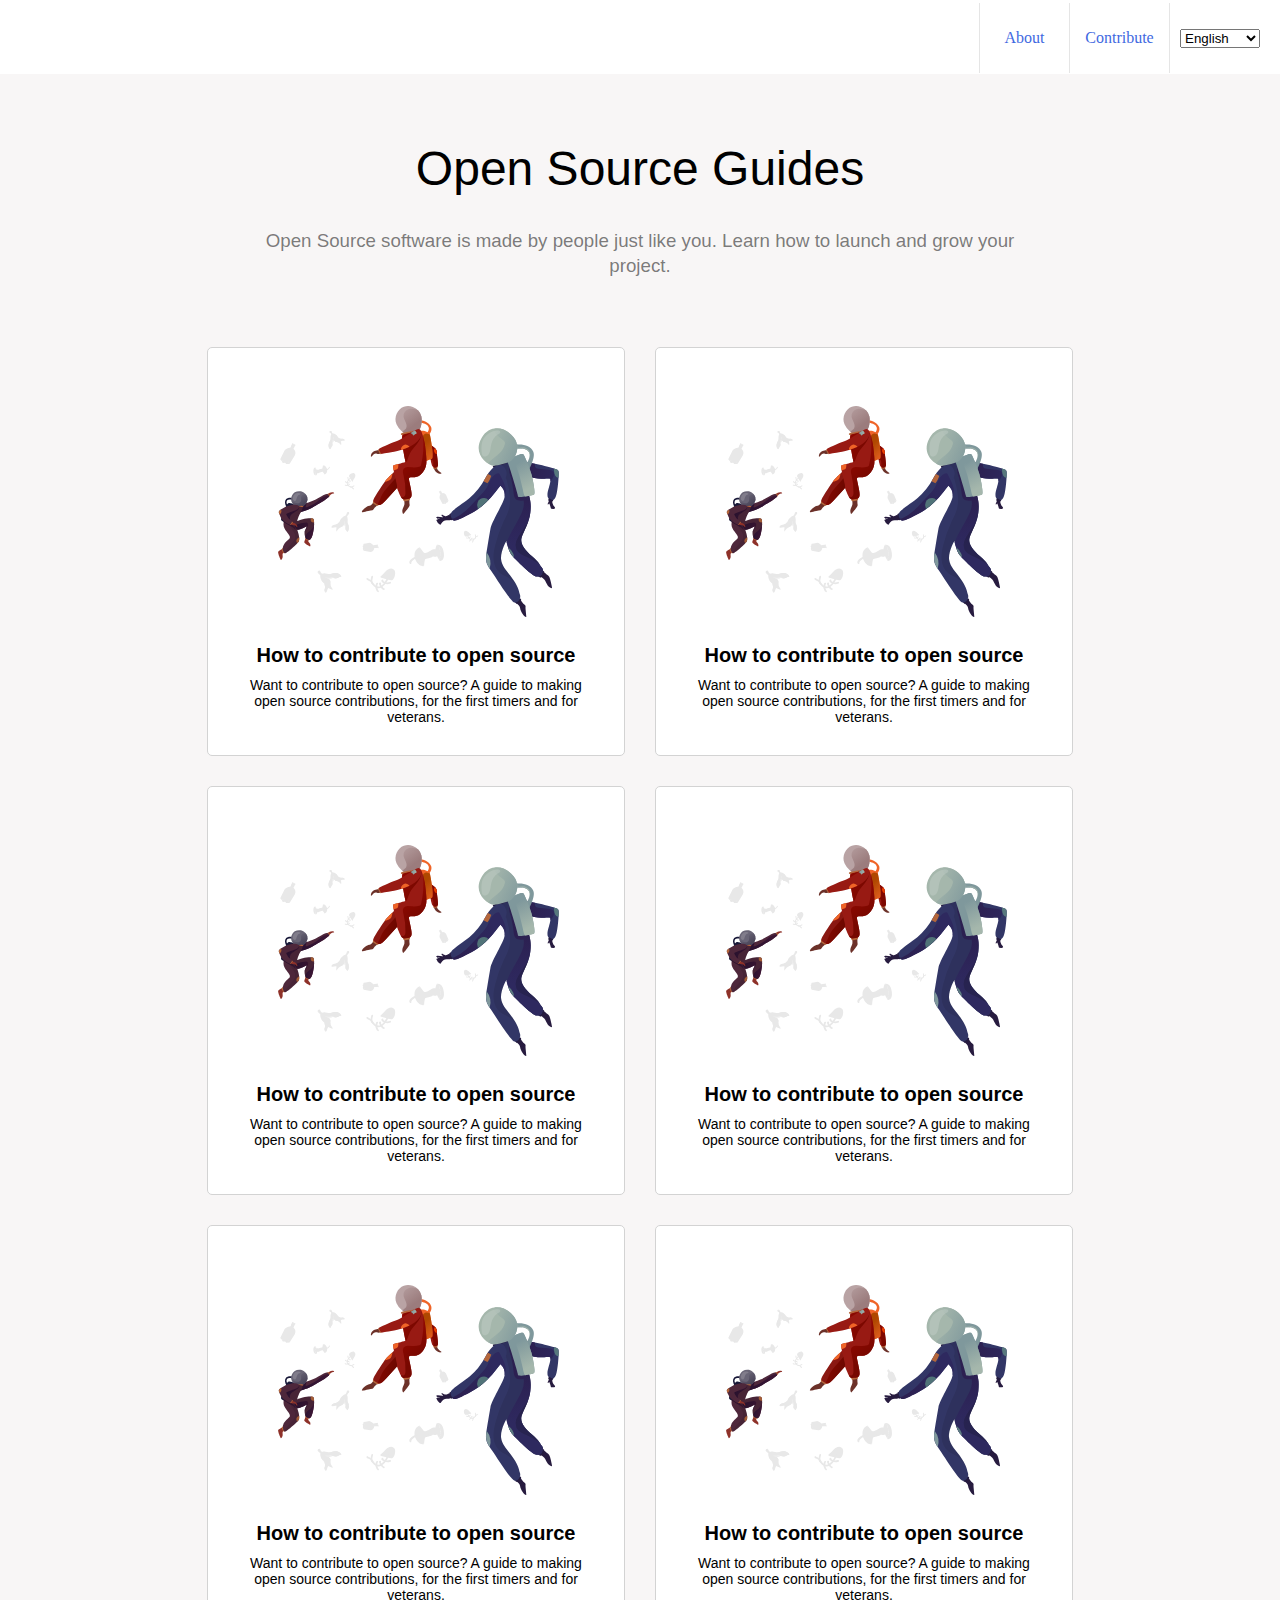
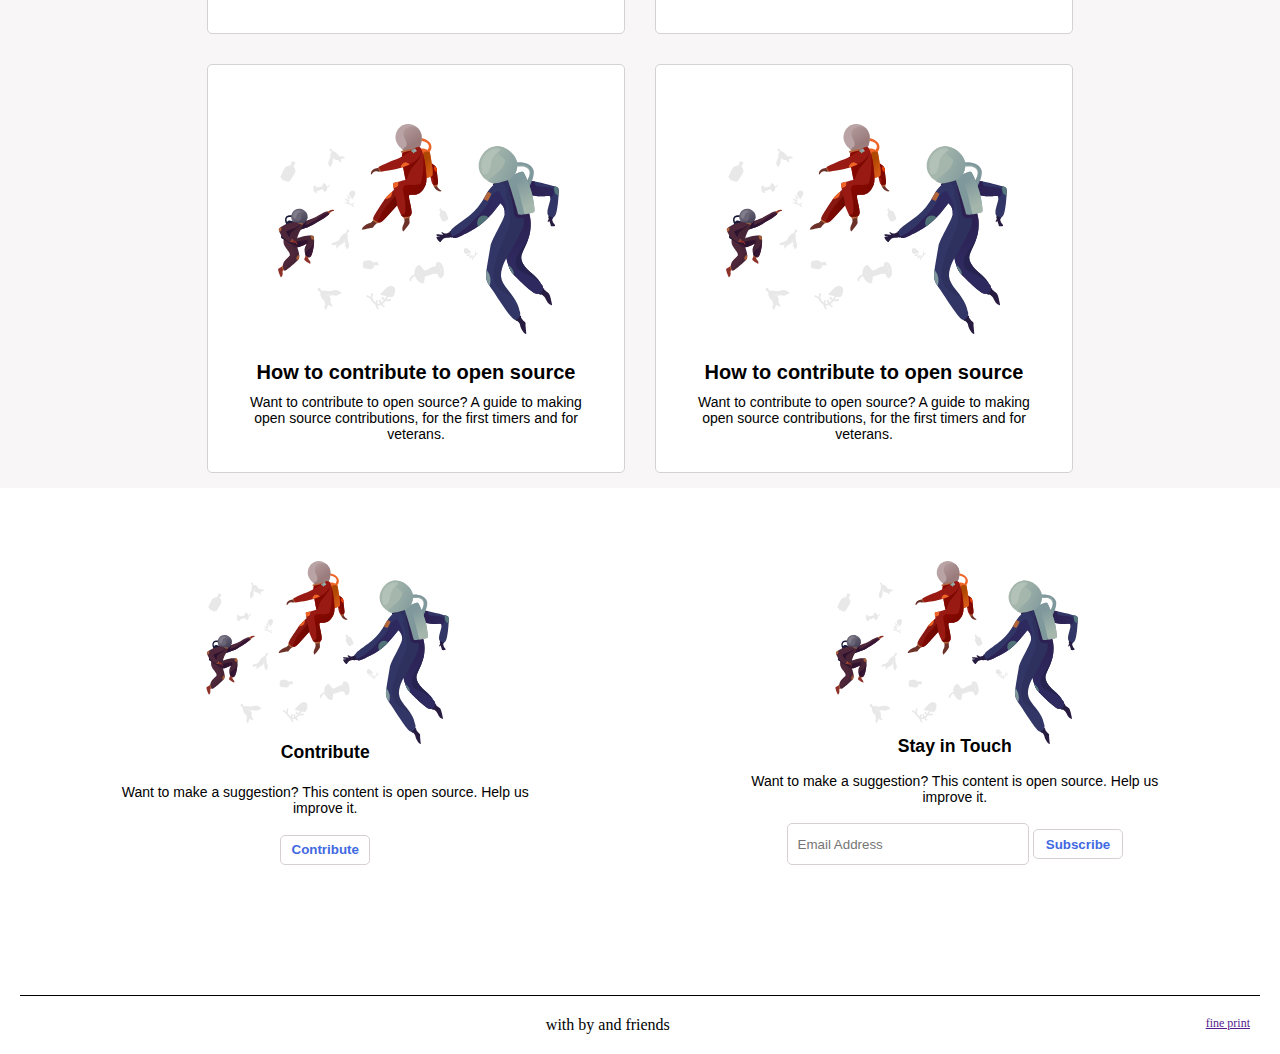
<file: index.html>
<!DOCTYPE html>
<html lang="en">
<head>
<meta charset="UTF-8">
<meta http-equiv="X-UA-Compatible" content="IE=edge">
<meta name="viewport" content="width=device-width, initial-scale=1.0">
<title>Document</title>
<link rel="stylesheet" href="https://use.fontawesome.com/releases/v5.15.4/css/all.css" integrity="sha384-DyZ88mC6Up2uqS4h/KRgHuoeGwBcD4Ng9SiP4dIRy0EXTlnuz47vAwmeGwVChigm" crossorigin="anonymous">
<!--     <link href="https://cdn.jsdelivr.net/npm/bootstrap@5.1.3/dist/css/bootstrap.min.css" rel="stylesheet" integrity="sha384-1BmE4kWBq78iYhFldvKuhfTAU6auU8tT94WrHftjDbrCEXSU1oBoqyl2QvZ6jIW3" crossorigin="anonymous">
-->    <link rel="stylesheet" href="style.css">
<link rel="icon" href="src/github_logo.png" type="image/x-icon">
</head>

<body>
<div class="nav-container">
    <div class="nav-links empty"></div>
    <a href="#about" class="links"><div class="nav-links">About</div></a>
    <a href="#contribute" class="links"><div class="nav-links">Contribute</div></a>
    <div class="nav-links">
        <select name="language" id="language">
            <option value="english">English</option>
            <option value="hindi">Hindi</option>
            <option value="bengali">Bengali</option>
            <option value="french">French</option>
            <option value="german">German</option>
            <option value="oriya">Oriya</option>
            <option value="telegu">Telegu</option>
            <option value="tamil">Tamil</option>
            <option value="swedish">Swedish</option>
            <option value="japanese">Japanese</option>
        </select>
    </div>
</div>

<header>
    <h1 class="page-title">Open Source Guides</h1>
    <h3 class="page-desc">Open Source software is made by people just like you. Learn how to launch and grow your project.</h3>
</header>
<div class="content-box">
    <a href="image1.html" class="img1" target="_blank">
        <div class="card-container">
            <div class="card-img"><img src="src/img1.svg" alt="Image1"></div>
            <div class="card-title">How to contribute to open source</div>
            <div class="card-desc">Want to contribute to open source? A guide to making open source contributions, for the first timers and for veterans.</div>
        </div>
    </a>

    <a href="image2.html" class="img2" target="_blank">
        <div class="card-container">
            <div class="card-img"><img src="src/img1.svg" alt="Image1"></div>
            <div class="card-title">How to contribute to open source</div>
            <div class="card-desc">Want to contribute to open source? A guide to making open source contributions, for the first timers and for veterans.</div>
        </div>
    </a>

    <a href="image1.html" class="img1" target="_blank">
        <div class="card-container">
            <div class="card-img"><img src="src/img1.svg" alt="Image1"></div>
            <div class="card-title">How to contribute to open source</div>
            <div class="card-desc">Want to contribute to open source? A guide to making open source contributions, for the first timers and for veterans.</div>
        </div>
    </a>

    <a href="image1.html" class="img1" target="_blank">
        <div class="card-container">
            <div class="card-img"><img src="src/img1.svg" alt="Image1"></div>
            <div class="card-title">How to contribute to open source</div>
            <div class="card-desc">Want to contribute to open source? A guide to making open source contributions, for the first timers and for veterans.</div>
        </div>
    </a>

    <a href="image1.html" class="img1" target="_blank">
        <div class="card-container">
            <div class="card-img"><img src="src/img1.svg" alt="Image1"></div>
            <div class="card-title">How to contribute to open source</div>
            <div class="card-desc">Want to contribute to open source? A guide to making open source contributions, for the first timers and for veterans.</div>
        </div>
    </a>

    <a href="image1.html" class="img1" target="_blank">
        <div class="card-container">
            <div class="card-img"><img src="src/img1.svg" alt="Image1"></div>
            <div class="card-title">How to contribute to open source</div>
            <div class="card-desc">Want to contribute to open source? A guide to making open source contributions, for the first timers and for veterans.</div>
        </div>
    </a>

    <a href="image1.html" class="img1" target="_blank">
        <div class="card-container">
            <div class="card-img"><img src="src/img1.svg" alt="Image1"></div>
            <div class="card-title">How to contribute to open source</div>
            <div class="card-desc">Want to contribute to open source? A guide to making open source contributions, for the first timers and for veterans.</div>
        </div>
    </a>

    <a href="image1.html" class="img1" target="_blank">
        <div class="card-container">
            <div class="card-img"><img src="src/img1.svg" alt="Image1"></div>
            <div class="card-title">How to contribute to open source</div>
            <div class="card-desc">Want to contribute to open source? A guide to making open source contributions, for the first timers and for veterans.</div>
        </div>
    </a>
    
</div>

</body>
<footer>
    <div class="lower">
        <div class="lower-container">
            <div class="lower-image"><img src="src/img1.svg" alt=""></div>
            <div class="lower-title">Contribute</div>
            <div class="lower-desc">Want to make a suggestion? This content is open source. Help us improve it.</div>
            <button>Contribute</button>
        </div>
    
        <div class="lower-container">
            <div class="lower-image"><img src="src/img1.svg" alt=""></div>
            <div class="lower-title">Stay in Touch</div>
            <div class="lower-desc">Want to make a suggestion? This content is open source. Help us improve it.</div>
            <form class="subscribe">
                <input type="email submit" name="subscribe" id="subscribe" placeholder="Email Address">
            <button>Subscribe</button>
            </form>
        </div>
    </div>


    <div class="last">
        <i class="fas fa-code"></i> with <i class="fas fa-heart"></i> by <i class="fab fa-github"></i> and friends
        <a href="" class="last-content">fine print</a>
    </div>
</footer>
</html>
</file>
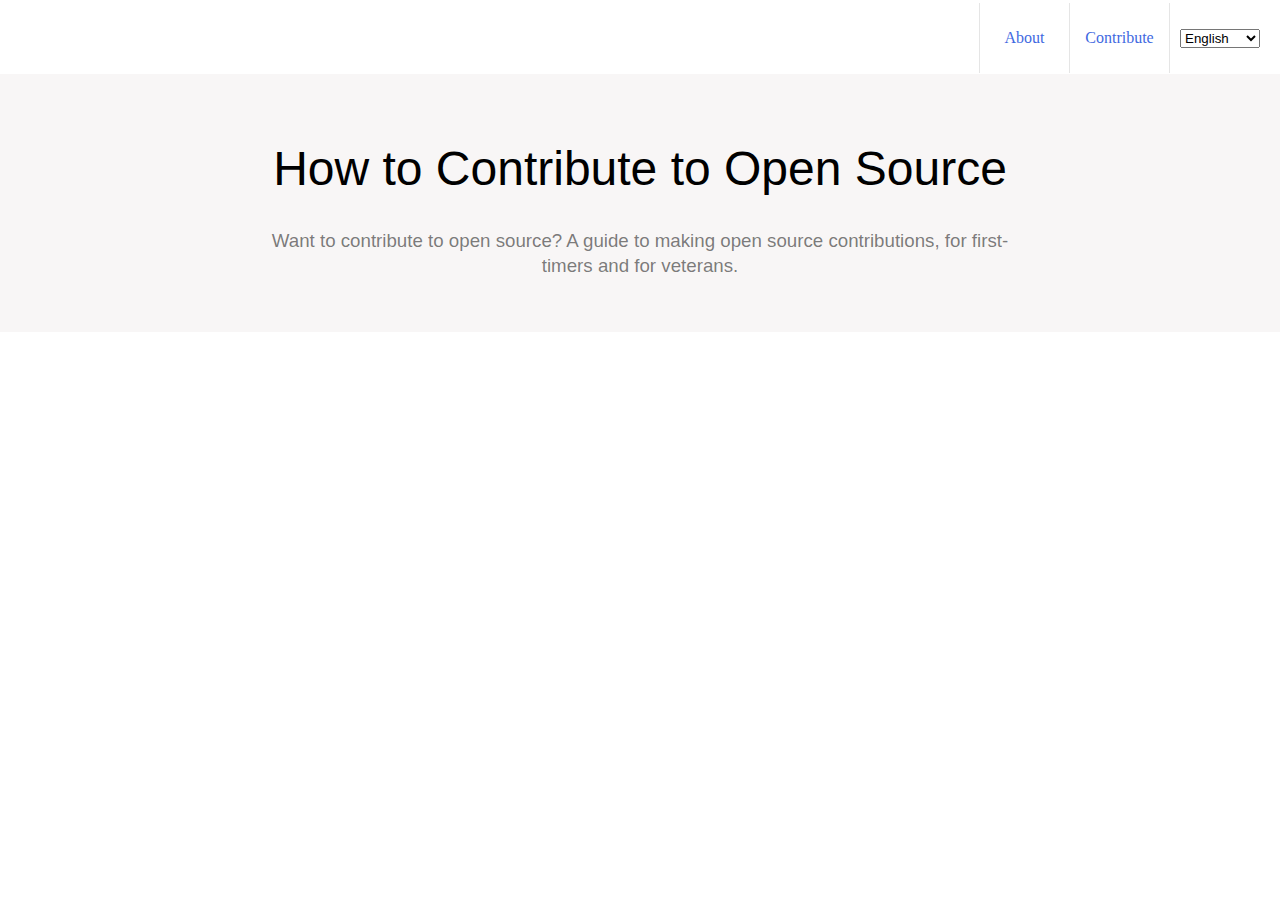
<file: image1.html>
<!DOCTYPE html>
<html lang="en">
<head>
    <meta charset="UTF-8">
    <meta http-equiv="X-UA-Compatible" content="IE=edge">
    <meta name="viewport" content="width=device-width, initial-scale=1.0">
    <title>How to Contribute To Open Source</title>
    <link rel="stylesheet" href="https://use.fontawesome.com/releases/v5.15.4/css/all.css" integrity="sha384-DyZ88mC6Up2uqS4h/KRgHuoeGwBcD4Ng9SiP4dIRy0EXTlnuz47vAwmeGwVChigm" crossorigin="anonymous">
    <link rel="stylesheet" href="style.css">
</head>
<body>
    <div class="nav-container">
        <div class="nav-links empty"></div>
        <a href="#about" class="links"><div class="nav-links">About</div></a>
        <a href="#about" class="links"><div class="nav-links">Contribute</div></a>
        <div class="nav-links">
            <select name="language" id="language">
                <option value="english">English</option>
                <option value="hindi">Hindi</option>
                <option value="bengali">Bengali</option>
                <option value="french">French</option>
                <option value="german">German</option>
                <option value="oriya">Oriya</option>
                <option value="telegu">Telegu</option>
                <option value="tamil">Tamil</option>
                <option value="swedish">Swedish</option>
                <option value="japanese">Japanese</option>
            </select>
        </div>
    </div>
    
    <header>
        <h1 class="page-title">How to Contribute to Open Source</h1>
        <h3 class="page-desc">Want to contribute to open source? A guide to making open source contributions, for first-timers and for veterans.</h3>
    </header>
</body>
</html>
</file>
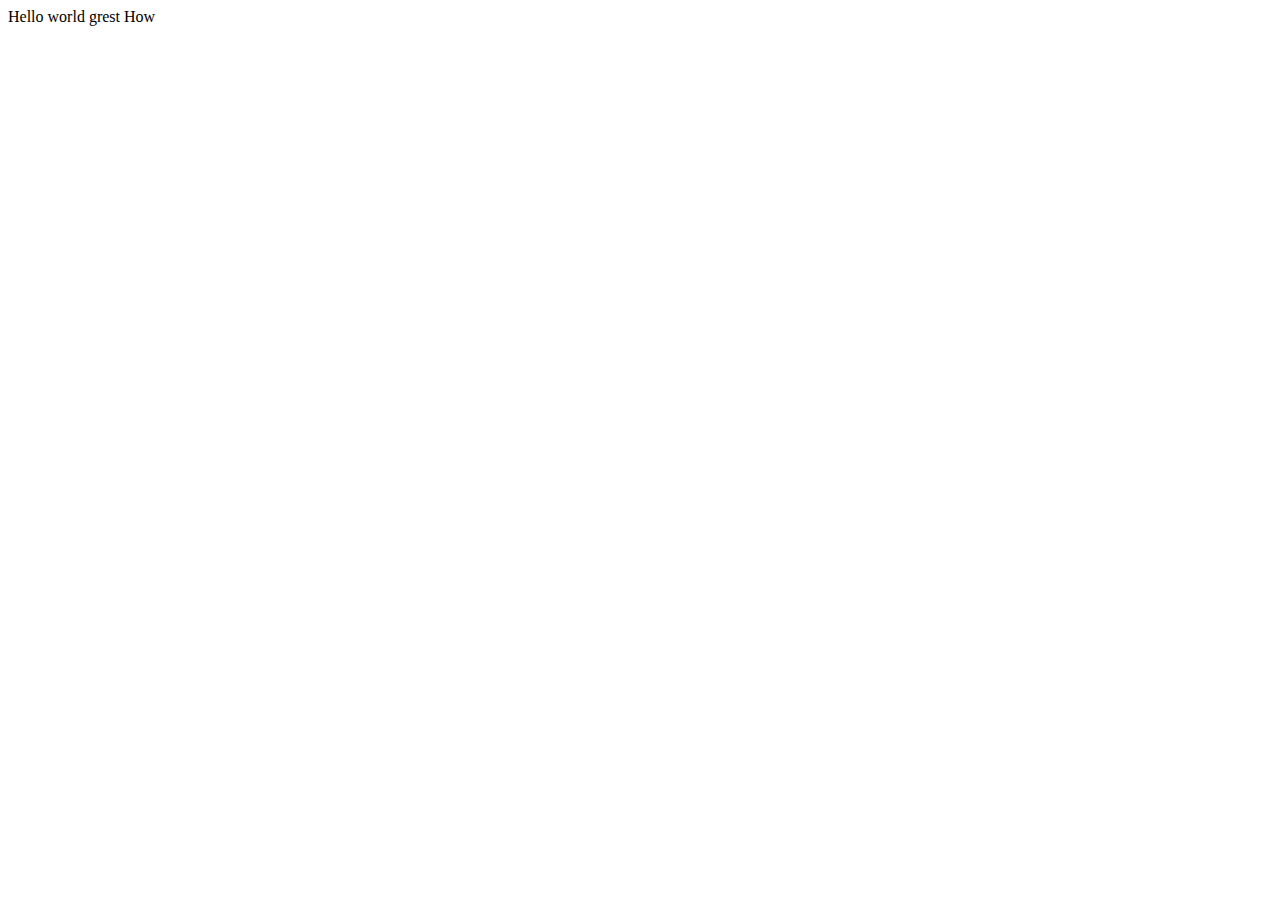
<file: page2.html>
<!DOCTYPE html>
<html lang="en">
<head>
    <meta charset="UTF-8">
    <meta http-equiv="X-UA-Compatible" content="IE=edge">
    <meta name="viewport" content="width=device-width, initial-scale=1.0">
    <title>Document</title>
</head>
<body>
    Hello world
    grest

    How
</body>
</html>
</file>
<file: style.css>
body{
    margin: 0;
    padding: 0;
}

.hidebar{
    visibility: hidden;
}
.nav-container{
    box-sizing: border-box;
    display: grid;
    grid-template-columns: auto 90px 100px 100px;
    height: 70px;
    line-height: 50px;
    padding: 1px;
    margin: 2px 10px;
    align-items: center;
}

.nav-links{
    border-left: solid rgba(0, 0, 0, 0.1) 1px;
    padding: 10px;
    text-align: center;
    text-decoration: none;
    transform: translate(-50%-50%);
    align-items: center;
    font-size: 16px;
    cursor: pointer;
}
.nav-links:hover, .links:hover{
    background: rgba(0, 0, 0, 0.03);
    color: black;
}
.links{
    text-decoration: none;
    color: royalblue;
}
.links:visited{
    color: ;
}
.empty{
    border: none;
}

header{
    background-color: rgb(248, 246, 246);
    text-align: center;
    padding: 35px 20%;
    font-family: Arial, Helvetica, sans-serif;
}

.page-title{
    font-size: 3rem;
    font-weight: 500;
}
.page-desc{
    font-weight: normal;
    line-height: 25px;
    color: rgba(0, 0, 0, 0.527);
}
.content-box{
    display: grid;
    grid-template-columns: 47% 47%;
    justify-content: center;
    background-color: rgb(248, 246, 246);
}
.content-box a{
    text-decoration: none;
    color: inherit;
}
.card-container{
    padding: 25px;
    background-color: white;
    margin: 15px;
    text-align: center;
    border: solid 1px lightgrey;
    border-radius: 5px;
    
}

.card-container:hover{
    box-shadow: 2px 2px 1px 1px rgba(0,0,0,0.30);
    cursor: pointer;
}
.card-img{
    width: 90%;
    padding: 5%;
}
.card-title,.card-desc{
    padding: 5px 10px;
    font-family: 'Segoe UI', Tahoma, Geneva, Verdana, sans-serif;
    text-decoration: none;
}

.card-title{
    font-size: 20px;
    font-weight: bold;
}
.card-desc{
    font-size: 14px;
}

.lower{
    display: grid;
    grid-template-columns: 48% 48%;
    justify-content: center;
    padding: 0px 5px;
    column-gap: 20px;
    font-family: 'Segoe UI', Tahoma, Geneva, Verdana, sans-serif;
    margin-bottom: 10px;
    padding-bottom: 0;
}
.lower-container{
    display: grid;
    justify-content: center;
    
    margin: 50px 0;
    padding-bottom: 50px;
}
.lower-image{
    padding: 10px 20%;
    width: 60%;
    height: 180px;
    padding-bottom: 0;
    margin-bottom: 0;
}
.lower-title,.lower-desc{
    text-align: center;
    padding: 8px;
}
.lower-title{
    font-weight: 600;
    font-size: 110%;
}
.lower-desc{
    font-weight: normal;
    font-size: 14px;
    padding-left: 7%;
    padding-right: 7%;
}

#subscribe{
    width: 220px;
    margin: 10px auto;
    height: 40px;
    border-radius: 5px;
    border: solid #d6d0d0 1px;
    padding: 0 10px;
}
.subscribe{
    text-align: center;
}
button{
    width: 90px;
    height: 30px;
    margin:5px  auto;
    color: royalblue;
    cursor: pointer;
    background-color: white;
    border: solid #d6d0d0 1px;
    border-radius: 5px;
    font-weight: bold;
}

button:hover{
    color: white;
    background-color: royalblue;
}

.last{
    text-align: center;
    margin: 20px;
    padding: 100px auto;
    border-top: 1px solid #000;
    padding-top: 20px;
}
.last-content{
    float: right;
    padding: 0 10px;
    font-size: 75%;
}

@media (min-width:1080px){
    .content-box{
        grid-template-columns: 35% 35%;
    }
}
@media (max-width:760px){
    .content-box{
        grid-template-columns: 70%;
    }
    header{
        padding: 40px;
    }
}
@media (max-width:600px){
    .content-box,.lower{
        grid-template-columns: 95%;
    }
    .lower-container{
        padding: 0;
    }
    .empty{
        display: none;
    }
    .nav-container{
        grid-template-columns: 100px 100px 100px;
        justify-content: center;
    }
    
    .page-title{
        font-size: 2.5rem;
    }
    .page-desc{
        font-size: 1em;
    }
}
</file>
